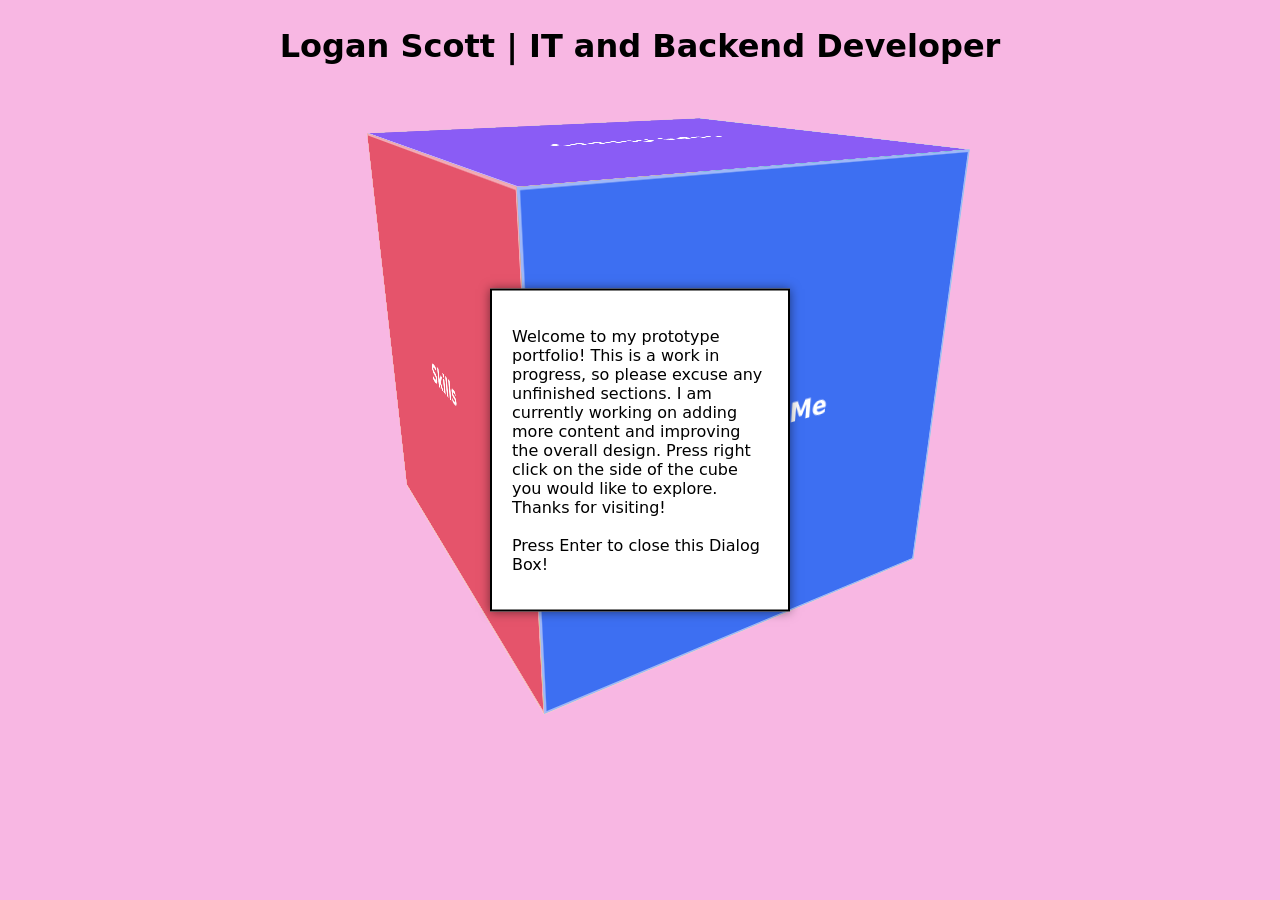
<file: index.html>
<!DOCTYPE html>
<html lang="en">
<head>
  <meta charset="UTF-8">
  <meta name="viewport" content="width=device-width, initial-scale=1">
  <title>Logan Scott | IT and Backend Developer</title>
  <link rel="stylesheet" href="FrontPage/PortfolioCSS.css">
</head>
<body>
    <div class="header">
        <h1>Logan Scott | IT and Backend Developer</h1>
    </div>


  <br><br>


  <div class="scene">
    <div class="box">
      <div class="face front">About Me</div>
      <div class="face back">Resume</div>
      <div class="face right">Past Projects</div>
      <div class="face left">Skills</div>
      <div class="face top">Coming Soon</div>
      <div class="face bottom">Coming Soon</div>
    </div>
  </div>
  <br><br><br><br><br><br><p id="output"></p><br><br><br><br><br><br><br><br><br>
  <script src="FrontPage/PortfolioScript.js"></script>

<div class="popup">
  
  <p>Welcome to my prototype portfolio! This is a work in progress, so please excuse any unfinished sections. I am currently working on adding more content and improving the overall design.
     Press right click on the side of the cube you would like to explore. Thanks for visiting! 
    <br><br> Press Enter to close this Dialog Box!</p>
</div>
<div class="paperspleaselink">
  <a href="https://theguild123.github.io/AMAssets/papersplease.html" target="_blank">Secret unfinished prototype!</a>
  </div>
</body>
</html>
</file>
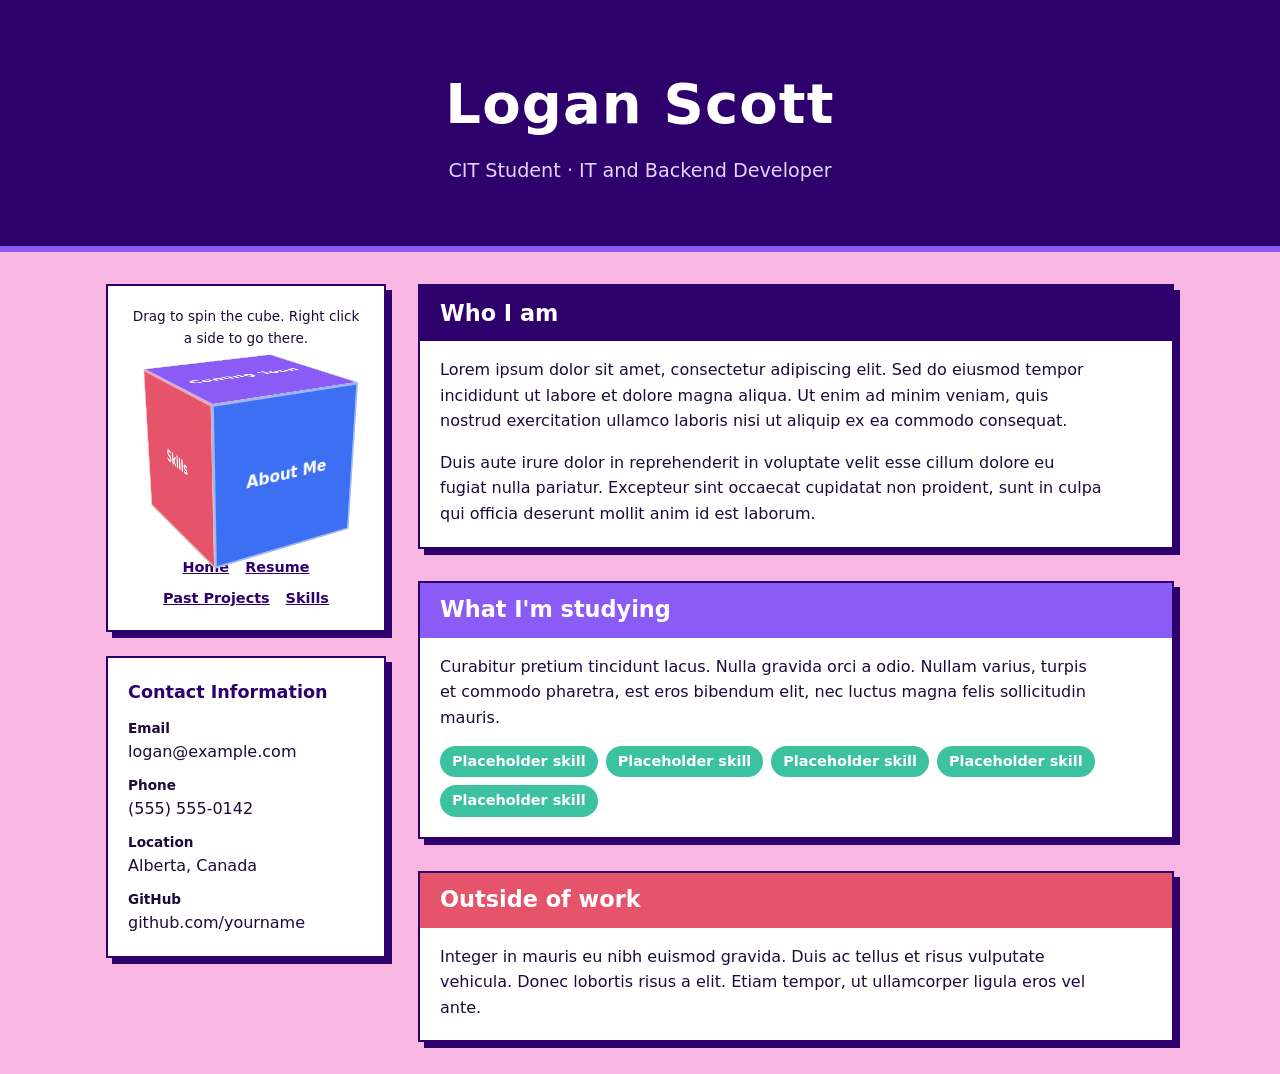
<file: aboutme/aboutme.html>
<!DOCTYPE html>
<html lang="en">
<head>
  <meta charset="UTF-8">
  <meta name="viewport" content="width=device-width, initial-scale=1">
  <title>About Me | Logan Scott</title>
  <link rel="stylesheet" href="aboutme.css">
</head>
<body>

  <header class="header">
    <h1>Logan Scott</h1>
    <p>CIT Student · IT and Backend Developer</p>
  </header>

  <div class="layout">

    <aside class="sidebar">
      <div class="nav-card">
        <p class="nav-hint">Drag to spin the cube. Right click a side to go there.</p>

        <div class="scene" id="scene">
          <div class="box" id="box">
            <div class="face front"  data-href="">About Me</div>
            <div class="face back"   data-href="../resume/resume.html">Resume</div>
            <div class="face right"  data-href="../pastprojects/pastprojects.html">Past Projects</div>
            <div class="face left"   data-href="../skills/skills.html">Skills</div>
            <div class="face top"    data-href="">Coming Soon</div>
            <div class="face bottom" data-href="">Coming Soon</div>
          </div>
        </div>

        <nav class="text-nav" aria-label="Page links">
          <a href="../index.html">Home</a>
          <a href="../resume/resume.html">Resume</a>
          <a href="../pastprojects/pastprojects.html">Past Projects</a>
          <a href="../skills/skills.html">Skills</a>
        </nav>
      </div>

      <div class="contact">
        <h2 class="listheader">Contact Information</h2>
        <dl>
          <dt>Email</dt><dd>logan@example.com</dd>
          <dt>Phone</dt><dd>(555) 555-0142</dd>
          <dt>Location</dt><dd>Alberta, Canada</dd>
          <dt>GitHub</dt><dd>github.com/yourname</dd>
        </dl>
      </div>
    </aside>

    <main class="content">

      <section class="panel">
        <h2>Who I am</h2>
        <p>Lorem ipsum dolor sit amet, consectetur adipiscing elit. Sed do eiusmod tempor incididunt ut labore et dolore magna aliqua. Ut enim ad minim veniam, quis nostrud exercitation ullamco laboris nisi ut aliquip ex ea commodo consequat.</p>
        <p>Duis aute irure dolor in reprehenderit in voluptate velit esse cillum dolore eu fugiat nulla pariatur. Excepteur sint occaecat cupidatat non proident, sunt in culpa qui officia deserunt mollit anim id est laborum.</p>
      </section>

      <section class="panel">
        <h2>What I'm studying</h2>
        <p>Curabitur pretium tincidunt lacus. Nulla gravida orci a odio. Nullam varius, turpis et commodo pharetra, est eros bibendum elit, nec luctus magna felis sollicitudin mauris.</p>
        <ul class="chips">
          <li>Placeholder skill</li>
          <li>Placeholder skill</li>
          <li>Placeholder skill</li>
          <li>Placeholder skill</li>
          <li>Placeholder skill</li>
        </ul>
      </section>

      <section class="panel">
        <h2>Outside of work</h2>
        <p>Integer in mauris eu nibh euismod gravida. Duis ac tellus et risus vulputate vehicula. Donec lobortis risus a elit. Etiam tempor, ut ullamcorper ligula eros vel ante.</p>
      </section>

    </main>
  </div>

  <script src="aboutme.js"></script>
</body>
</html>
</file>
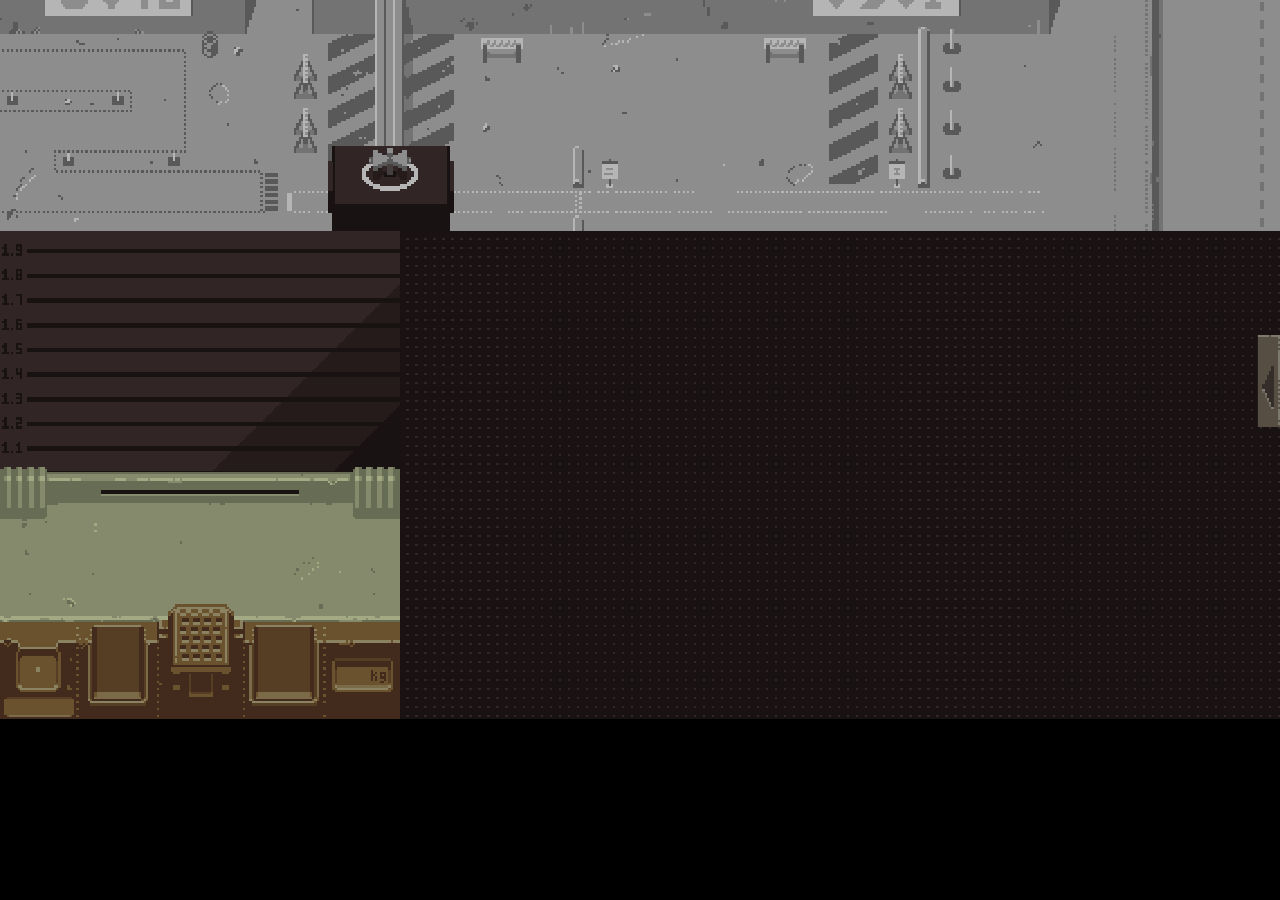
<file: AMAssets/papersplease.html>
<!DOCTYPE html>
<html lang="en">
<head>
  <meta charset="UTF-8">
  <meta name="viewport" content="width=device-width, initial-scale=1">
  <title>Logan Scott | About Me</title>
  <link rel="stylesheet" href="AM.css">
</head>
<body>
  <div class="stage">

    <div class="border">
      <img src="UpperTerminal.png" alt="Upper Terminal">

   
      <button class="booth-item" id="boothItem" type="button"
              aria-pressed="true" aria-controls="me" aria-label="Toggle highlight">
        <img class="on"  src="boothhighlight.png"   alt="">
        <img class="off" src="boothnohighlight.png" alt="">
      </button>
    </div>

    <div class="front">
      <img class="booth" src="Booth.png" alt="Booth">
    <img class="me" id="me" src="Me.png" alt="Logan Scott" hidden>
      <img class="desk" src="FrontDesk.png" alt="Desk">

      <!-- Passport: hidden until the terminal button is clicked.
           The small one shows on the counter, the large one on the big table. -->
      <div class="passport" id="passport" hidden>
        <img class="passport-small" src="Passportsmall.png" alt="Passport" draggable="false">
        <img class="passport-large" src="Passport.png" alt="Passport, open" draggable="false">
      </div>


      <div class="stamp-tray">
        <div class="carriage" id="carriage">
          <img class="holder" src="stampholder.png" alt="">
          <img class="stamp stamp-approved" src="ApprovedStamp.png" alt="Approved stamp">
          <img class="stamp stamp-denied" src="DenyStamp.png" alt="Denied stamp">
          <img class="stamp stamptop-approved" src="StampTop.png" alt="Approved stamp top">
          <img class="stamp stamptop-denied" src="StampTop.png" alt="Denied stamp top">
          <button class="carriage-edge" id="carriageEdge" type="button"
                  aria-expanded="false" aria-controls="carriage"
                  aria-label="Pull out the stamp carriage"></button>
        </div>
      </div>
    </div>



  </div>
  <script src="AM.js"></script>
</body>
</html>
</file>
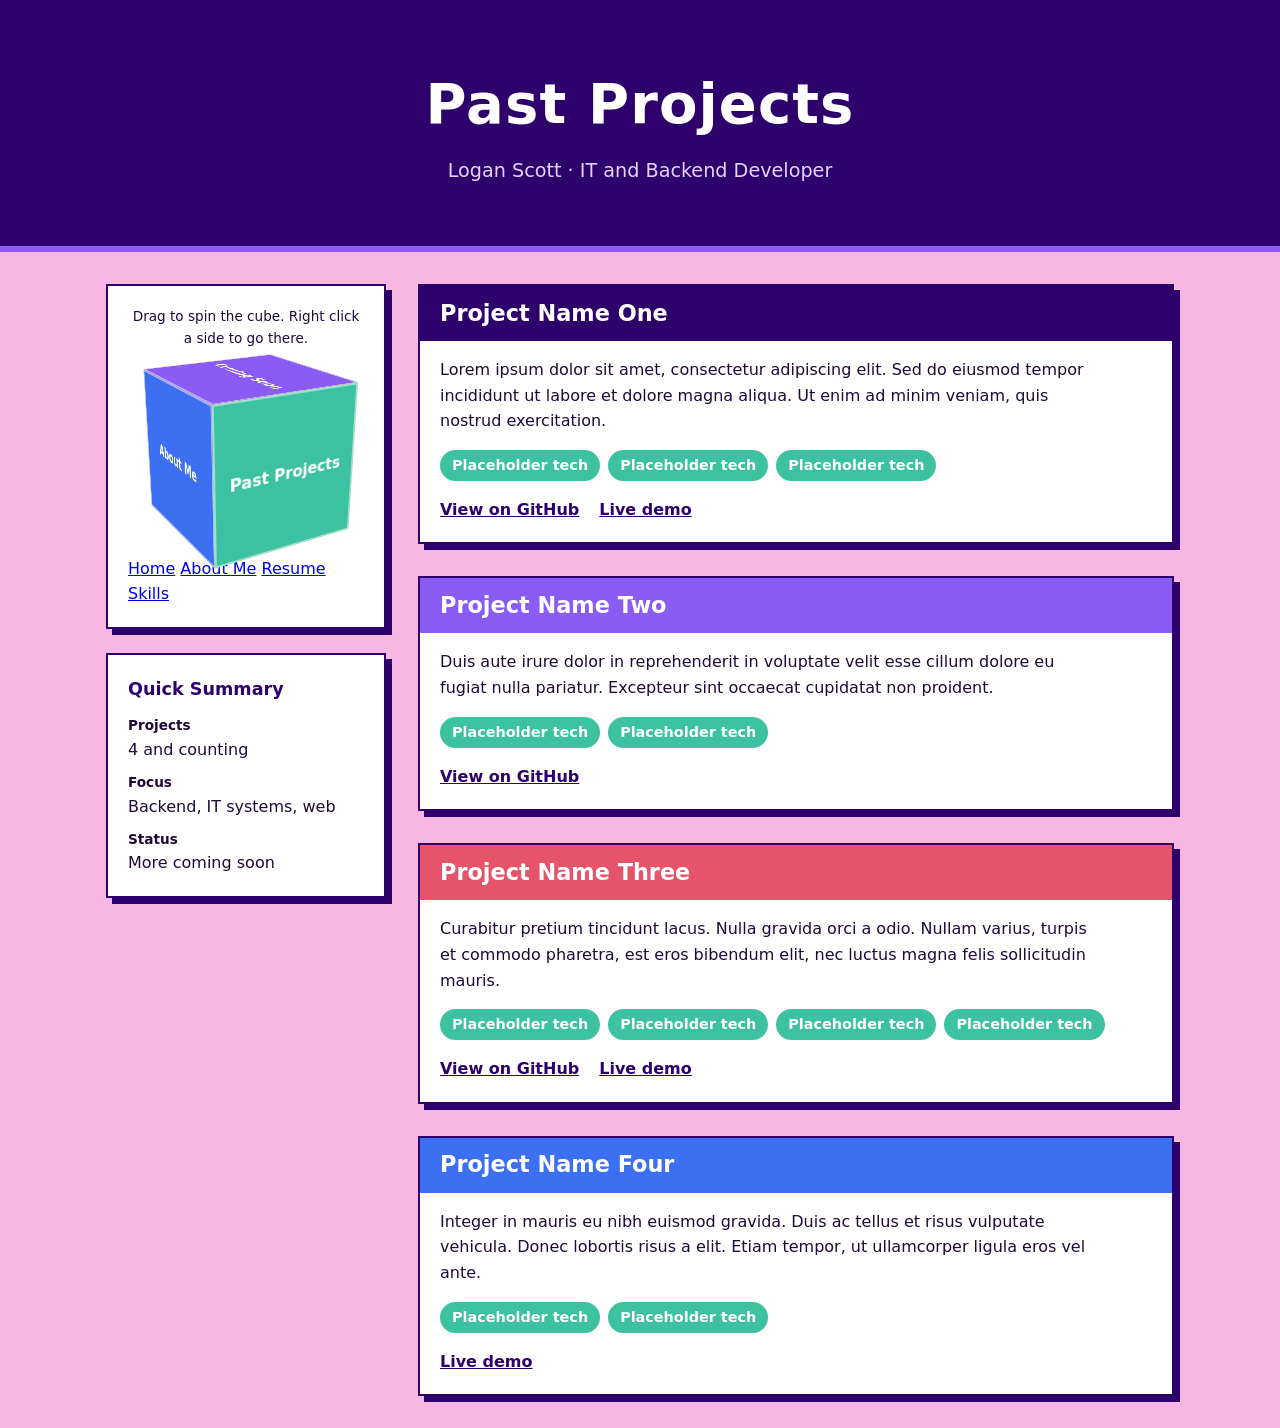
<file: pastprojects/pastprojects.html>
<!DOCTYPE html>
<html lang="en">
<head>
  <meta charset="UTF-8">
  <meta name="viewport" content="width=device-width, initial-scale=1">
  <title>Past Projects | Logan Scott</title>
  <link rel="stylesheet" href="pastprojects.css">
</head>
<body>

  <header class="header">
    <h1>Past Projects</h1>
    <p>Logan Scott · IT and Backend Developer</p>
  </header>

  <div class="layout">

    <aside class="sidebar">
      <div class="nav-card">
        <p class="nav-hint">Drag to spin the cube. Right click a side to go there.</p>

        <div class="scene" id="scene">
          <div class="box" id="box">
            <div class="face front"  data-href="../aboutme/aboutme.html">About Me</div>
            <div class="face back"   data-href="../resume/resume.html">Resume</div>
            <div class="face right"  data-href="">Past Projects</div>
            <div class="face left"   data-href="../skills/skills.html">Skills</div>
            <div class="face top"    data-href="">Coming Soon</div>
            <div class="face bottom" data-href="">Coming Soon</div>
          </div>
        </div>

        <nav class="text-nav" aria-label="Page links">
          <a href="../index.html">Home</a>
          <a href="../aboutme/aboutme.html">About Me</a>
          <a href="../resume/resume.html">Resume</a>
          <a href="../skills/skills.html">Skills</a>
        </nav>
      </div>

      <div class="contact">
        <h2 class="listheader">Quick Summary</h2>
        <dl>
          <dt>Projects</dt><dd>4 and counting</dd>
          <dt>Focus</dt><dd>Backend, IT systems, web</dd>
          <dt>Status</dt><dd>More coming soon</dd>
        </dl>
      </div>
    </aside>

    <main class="content">

      <article class="panel">
        <h2>Project Name One</h2>
        <p>Lorem ipsum dolor sit amet, consectetur adipiscing elit. Sed do eiusmod tempor incididunt ut labore et dolore magna aliqua. Ut enim ad minim veniam, quis nostrud exercitation.</p>
        <ul class="chips">
          <li>Placeholder tech</li>
          <li>Placeholder tech</li>
          <li>Placeholder tech</li>
        </ul>
        <p class="links"><a href="#">View on GitHub</a> <a href="#">Live demo</a></p>
      </article>

      <article class="panel">
        <h2>Project Name Two</h2>
        <p>Duis aute irure dolor in reprehenderit in voluptate velit esse cillum dolore eu fugiat nulla pariatur. Excepteur sint occaecat cupidatat non proident.</p>
        <ul class="chips">
          <li>Placeholder tech</li>
          <li>Placeholder tech</li>
        </ul>
        <p class="links"><a href="#">View on GitHub</a></p>
      </article>

      <article class="panel">
        <h2>Project Name Three</h2>
        <p>Curabitur pretium tincidunt lacus. Nulla gravida orci a odio. Nullam varius, turpis et commodo pharetra, est eros bibendum elit, nec luctus magna felis sollicitudin mauris.</p>
        <ul class="chips">
          <li>Placeholder tech</li>
          <li>Placeholder tech</li>
          <li>Placeholder tech</li>
          <li>Placeholder tech</li>
        </ul>
        <p class="links"><a href="#">View on GitHub</a> <a href="#">Live demo</a></p>
      </article>

      <article class="panel">
        <h2>Project Name Four</h2>
        <p>Integer in mauris eu nibh euismod gravida. Duis ac tellus et risus vulputate vehicula. Donec lobortis risus a elit. Etiam tempor, ut ullamcorper ligula eros vel ante.</p>
        <ul class="chips">
          <li>Placeholder tech</li>
          <li>Placeholder tech</li>
        </ul>
        <p class="links"><a href="#">Live demo</a></p>
      </article>

    </main>
  </div>

  <script src="pastprojects.js"></script>
</body>
</html>
</file>
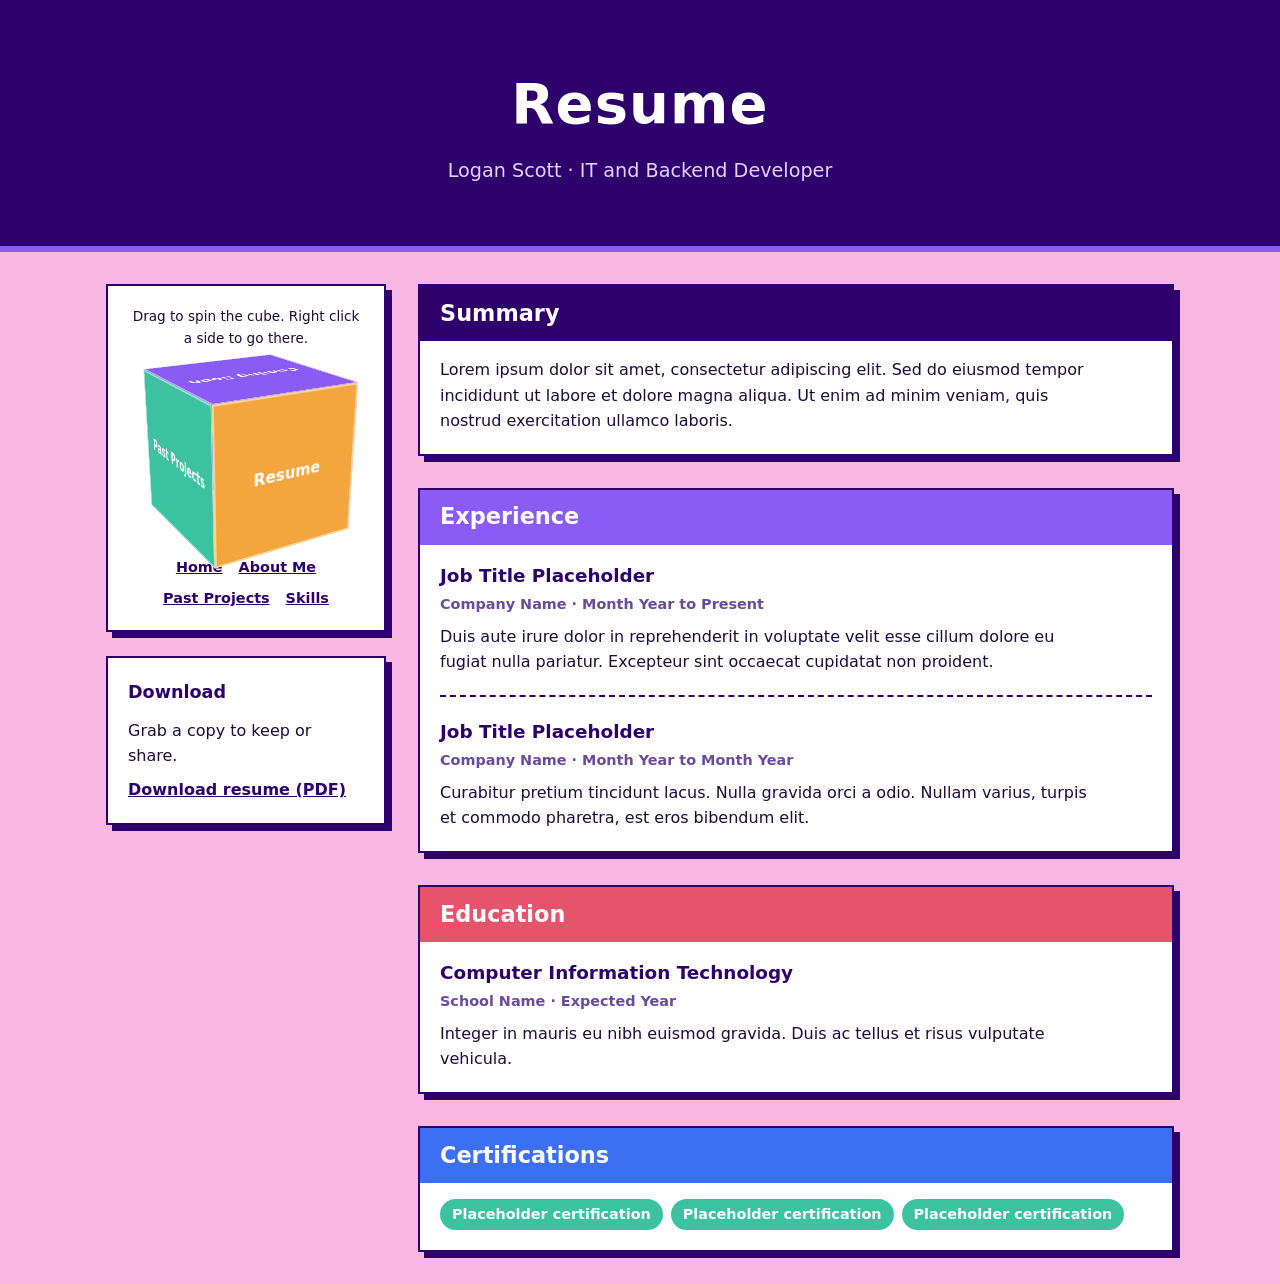
<file: resume/resume.html>
<!DOCTYPE html>
<html lang="en">
<head>
  <meta charset="UTF-8">
  <meta name="viewport" content="width=device-width, initial-scale=1">
  <title>Resume | Logan Scott</title>
  <link rel="stylesheet" href="resume.css">
</head>
<body>

  <header class="header">
    <h1>Resume</h1>
    <p>Logan Scott · IT and Backend Developer</p>
  </header>

  <div class="layout">

    <aside class="sidebar">
      <div class="nav-card">
        <p class="nav-hint">Drag to spin the cube. Right click a side to go there.</p>

        <div class="scene" id="scene">
          <div class="box" id="box">
            <div class="face front"  data-href="../aboutme/aboutme.html">About Me</div>
            <div class="face back"   data-href="">Resume</div>
            <div class="face right"  data-href="../pastprojects/pastprojects.html">Past Projects</div>
            <div class="face left"   data-href="../skills/skills.html">Skills</div>
            <div class="face top"    data-href="">Coming Soon</div>
            <div class="face bottom" data-href="">Coming Soon</div>
          </div>
        </div>

        <nav class="text-nav" aria-label="Page links">
          <a href="../index.html">Home</a>
          <a href="../aboutme/aboutme.html">About Me</a>
          <a href="../pastprojects/pastprojects.html">Past Projects</a>
          <a href="../skills/skills.html">Skills</a>
        </nav>
      </div>

      <div class="contact">
        <h2 class="listheader">Download</h2>
        <p class="download-text">Grab a copy to keep or share.</p>
        <p class="links"><a href="#">Download resume (PDF)</a></p>
      </div>
    </aside>

    <main class="content">

      <section class="panel">
        <h2>Summary</h2>
        <p>Lorem ipsum dolor sit amet, consectetur adipiscing elit. Sed do eiusmod tempor incididunt ut labore et dolore magna aliqua. Ut enim ad minim veniam, quis nostrud exercitation ullamco laboris.</p>
      </section>

      <section class="panel">
        <h2>Experience</h2>
        <div class="entry">
          <h3>Job Title Placeholder</h3>
          <p class="meta">Company Name · Month Year to Present</p>
          <p>Duis aute irure dolor in reprehenderit in voluptate velit esse cillum dolore eu fugiat nulla pariatur. Excepteur sint occaecat cupidatat non proident.</p>
        </div>
        <div class="entry">
          <h3>Job Title Placeholder</h3>
          <p class="meta">Company Name · Month Year to Month Year</p>
          <p>Curabitur pretium tincidunt lacus. Nulla gravida orci a odio. Nullam varius, turpis et commodo pharetra, est eros bibendum elit.</p>
        </div>
      </section>

      <section class="panel">
        <h2>Education</h2>
        <div class="entry">
          <h3>Computer Information Technology</h3>
          <p class="meta">School Name · Expected Year</p>
          <p>Integer in mauris eu nibh euismod gravida. Duis ac tellus et risus vulputate vehicula.</p>
        </div>
      </section>

      <section class="panel">
        <h2>Certifications</h2>
        <ul class="chips">
          <li>Placeholder certification</li>
          <li>Placeholder certification</li>
          <li>Placeholder certification</li>
        </ul>
      </section>

    </main>
  </div>

  <script src="resume.js"></script>
</body>
</html>
</file>
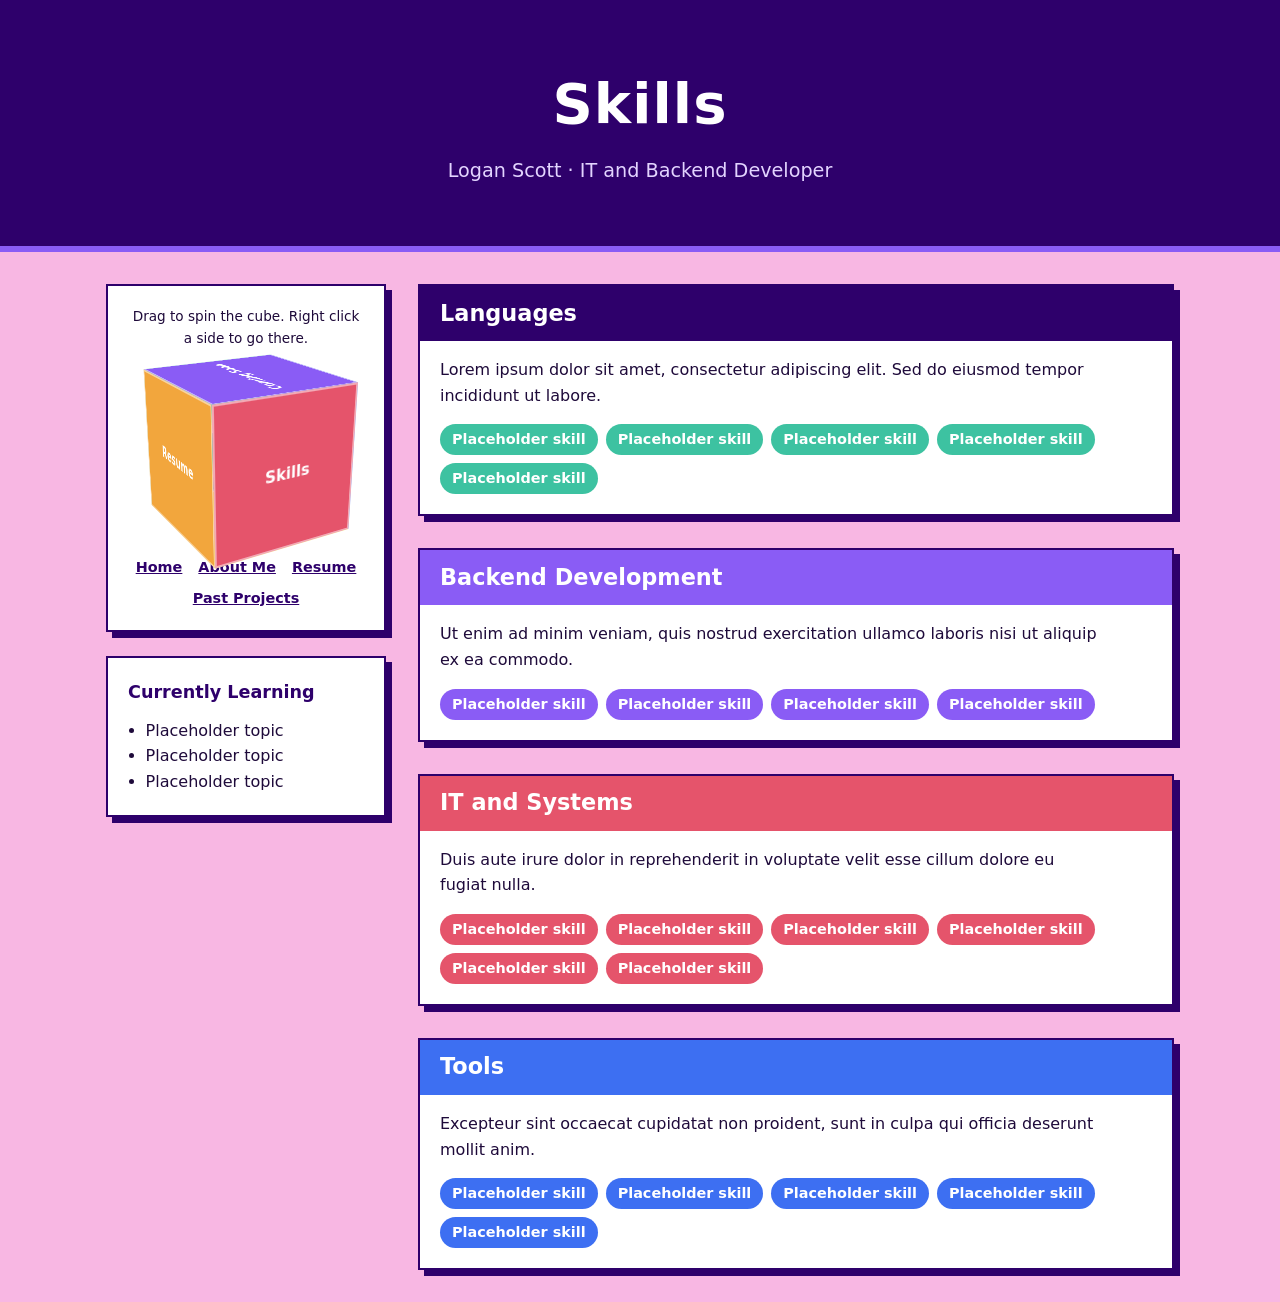
<file: skills/skills.html>
<!DOCTYPE html>
<html lang="en">
<head>
  <meta charset="UTF-8">
  <meta name="viewport" content="width=device-width, initial-scale=1">
  <title>Skills | Logan Scott</title>
  <link rel="stylesheet" href="skills.css">
</head>
<body>

  <header class="header">
    <h1>Skills</h1>
    <p>Logan Scott · IT and Backend Developer</p>
  </header>

  <div class="layout">

    <aside class="sidebar">
      <div class="nav-card">
        <p class="nav-hint">Drag to spin the cube. Right click a side to go there.</p>

        <div class="scene" id="scene">
          <div class="box" id="box">
            <div class="face front"  data-href="../aboutme/aboutme.html">About Me</div>
            <div class="face back"   data-href="../resume/resume.html">Resume</div>
            <div class="face right"  data-href="../pastprojects/pastprojects.html">Past Projects</div>
            <div class="face left"   data-href="">Skills</div>
            <div class="face top"    data-href="">Coming Soon</div>
            <div class="face bottom" data-href="">Coming Soon</div>
          </div>
        </div>

        <nav class="text-nav" aria-label="Page links">
          <a href="../index.html">Home</a>
          <a href="../aboutme/aboutme.html">About Me</a>
          <a href="../resume/resume.html">Resume</a>
          <a href="../pastprojects/pastprojects.html">Past Projects</a>
        </nav>
      </div>

      <div class="contact">
        <h2 class="listheader">Currently Learning</h2>
        <ul>
          <li>Placeholder topic</li>
          <li>Placeholder topic</li>
          <li>Placeholder topic</li>
        </ul>
      </div>
    </aside>

    <main class="content">

      <section class="panel">
        <h2>Languages</h2>
        <p>Lorem ipsum dolor sit amet, consectetur adipiscing elit. Sed do eiusmod tempor incididunt ut labore.</p>
        <ul class="chips">
          <li>Placeholder skill</li>
          <li>Placeholder skill</li>
          <li>Placeholder skill</li>
          <li>Placeholder skill</li>
          <li>Placeholder skill</li>
        </ul>
      </section>

      <section class="panel">
        <h2>Backend Development</h2>
        <p>Ut enim ad minim veniam, quis nostrud exercitation ullamco laboris nisi ut aliquip ex ea commodo.</p>
        <ul class="chips">
          <li>Placeholder skill</li>
          <li>Placeholder skill</li>
          <li>Placeholder skill</li>
          <li>Placeholder skill</li>
        </ul>
      </section>

      <section class="panel">
        <h2>IT and Systems</h2>
        <p>Duis aute irure dolor in reprehenderit in voluptate velit esse cillum dolore eu fugiat nulla.</p>
        <ul class="chips">
          <li>Placeholder skill</li>
          <li>Placeholder skill</li>
          <li>Placeholder skill</li>
          <li>Placeholder skill</li>
          <li>Placeholder skill</li>
          <li>Placeholder skill</li>
        </ul>
      </section>

      <section class="panel">
        <h2>Tools</h2>
        <p>Excepteur sint occaecat cupidatat non proident, sunt in culpa qui officia deserunt mollit anim.</p>
        <ul class="chips">
          <li>Placeholder skill</li>
          <li>Placeholder skill</li>
          <li>Placeholder skill</li>
          <li>Placeholder skill</li>
          <li>Placeholder skill</li>
        </ul>
      </section>

    </main>
  </div>

  <script src="skills.js"></script>
</body>
</html>
</file>
<file: FrontPage/PortfolioCSS.css>
:root {
  --box-size: 400px;
  --half: calc(var(--box-size) / 2);
  --bg: #f8b7e3;
  --face-a: #3d6ff2;
  --face-b: #f2a63d;
  --face-c: #3dc2a1;
  --face-d: #e5546b;
  --face-e: #8a5cf5;
  --face-f: #f2e63d;
}
@font-face {
  font-family: "PapersPlease";
  src: url("AGITPM__.TTF") format("truetype");
}
* {
  box-sizing: border-box;
}

html,




body {
  height: 100%;
  margin: 0;
}

body {
  display: grid;
  place-items: center;
  background: var(--bg);
  font-family: system-ui, sans-serif;
}
.selection {

  height: 200px;
  width: 400px;
  display: flex;
  justify-content: center;
  border: 2px solid rgb(233, 65, 255);
  background-image: url(AboutMePapersPlease.png) ;
  background-size: contain;
  background-repeat: no-repeat;
}

.scene {
  width: var(--box-size);
  height: var(--box-size);
  perspective: 800px;
  cursor: grab;
  touch-action: none;
  user-select: none;
  -webkit-user-select: none;
}

.scene.dragging {
  cursor: grabbing;
}


.box {
  position: relative;
  width: 100%;
  height: 100%;
  transform-style: preserve-3d;
  transform: rotateX(var(--rx, -20deg)) rotateY(var(--ry, 30deg));
}

.face {
  position: absolute;
  inset: 0;
  display: grid;
  place-items: center;
  font-size: 1.5rem;
  font-weight: 600;
  color: #fff;
  border: 2px solid rgba(255, 255, 255, 0.5);
  opacity: 1;
}

.front  { background: var(--face-a); transform: rotateY(0deg)   translateZ(var(--half)); }
.back   { background: var(--face-b); transform: rotateY(180deg) translateZ(var(--half)); }
.right  { background: var(--face-c); transform: rotateY(90deg)  translateZ(var(--half)); }
.left   { background: var(--face-d); transform: rotateY(-90deg) translateZ(var(--half)); }
.top    { background: var(--face-e); transform: rotateX(90deg)  translateZ(var(--half)); }
.bottom { background: var(--face-f); transform: rotateX(-90deg) translateZ(var(--half)); }

.popup {
  position: fixed;
  top: 50%;
  left: 50%;
  transform: translate(-50%, -50%);
  width: 300px;
  padding: 20px;
  background-color: #fff;
  border: 2px solid #000;
  box-shadow: 0px 0px 10px rgba(0, 0, 0, 0.5);
  display: block; 
}

.paperspleaselink {
  position: fixed;
  bottom: 20px;
  right: 20px;
  background-color: #fff;
  padding: 10px;
  border: 2px solid #000;
  box-shadow: 0px 0px 10px rgba(0, 0, 0, 0.5);
  display: none; 
}
</file>
<file: aboutme/aboutme.css>
:root {
  --box-size: 150px;
  --half: calc(var(--box-size) / 2);
  --bg: #f8b7e3;
  --ink: #1e0a3a;
  --purple: #2e006b;
  --face-a: #3d6ff2;
  --face-b: #f2a63d;
  --face-c: #3dc2a1;
  --face-d: #e5546b;
  --face-e: #8a5cf5;
  --face-f: #f2e63d;
}

* { box-sizing: border-box; }

html, body { margin: 0; }

body {
  background: var(--bg);
  color: var(--ink);
  font-family: system-ui, sans-serif;
  line-height: 1.6;
}

.header {
  min-height: 28vh;
  display: flex;
  flex-direction: column;
  justify-content: center;
  align-items: center;
  text-align: center;
  background: var(--purple);
  color: #fff;
  padding: 2rem 1rem;
  border-bottom: 6px solid var(--face-e);
}
.header h1 {
  margin: 0;
  font-size: clamp(2rem, 6vw, 3.5rem);
  letter-spacing: 0.02em;
}
.header p {
  margin: 0.5rem 0 0;
  font-size: 1.2rem;
  color: #e3d4ff;
}

.layout {
  display: grid;
  grid-template-columns: 280px 1fr;
  gap: 2rem;
  max-width: 1100px;
  margin: 2rem auto;
  padding: 0 1rem;
  align-items: start;
}

.sidebar {
  position: sticky;
  top: 1rem;
  display: grid;
  gap: 1.5rem;
}

.nav-card,
.contact,
.panel {
  background: #fff;
  border: 2px solid var(--purple);
  box-shadow: 6px 6px 0 var(--purple);
  padding: 1.25rem;
}

.nav-hint {
  margin: 0 0 1rem;
  font-size: 0.85rem;
  text-align: center;
}

.scene {
  width: var(--box-size);
  height: var(--box-size);
  margin: 1.5rem auto 2rem;
  perspective: 600px;
  cursor: grab;
  touch-action: none;
  user-select: none;
  -webkit-user-select: none;
}
.scene.dragging { cursor: grabbing; }

.box {
  position: relative;
  width: 100%;
  height: 100%;
  transform-style: preserve-3d;
  transform: rotateX(var(--rx, -20deg)) rotateY(var(--ry, 30deg));
}
.box.snap { transition: transform 0.6s cubic-bezier(0.4, 0, 0.2, 1); }

.face {
  position: absolute;
  inset: 0;
  display: grid;
  place-items: center;
  text-align: center;
  padding: 0.5rem;
  font-size: 1rem;
  font-weight: 600;
  color: #fff;
  border: 2px solid rgba(255, 255, 255, 0.5);
}
.front  { background: var(--face-a); transform: rotateY(0deg)   translateZ(var(--half)); }
.back   { background: var(--face-b); transform: rotateY(180deg) translateZ(var(--half)); }
.right  { background: var(--face-c); transform: rotateY(90deg)  translateZ(var(--half)); }
.left   { background: var(--face-d); transform: rotateY(-90deg) translateZ(var(--half)); }
.top    { background: var(--face-e); transform: rotateX(90deg)  translateZ(var(--half)); }
.bottom { background: var(--face-f); color: var(--ink); transform: rotateX(-90deg) translateZ(var(--half)); }

.text-nav {
  display: flex;
  flex-wrap: wrap;
  justify-content: center;
  gap: 0.5rem 1rem;
  font-size: 0.9rem;
}
.text-nav a { color: var(--purple); font-weight: 600; }
.text-nav a:hover { color: var(--face-d); }
.text-nav a:focus-visible { outline: 3px solid var(--face-a); outline-offset: 2px; }

.listheader {
  margin: 0 0 0.75rem;
  font-size: 1.1rem;
  color: var(--purple);
}
.contact dl { margin: 0; }
.contact dt { font-weight: 700; font-size: 0.85rem; margin-top: 0.6rem; }
.contact dd { margin: 0; word-break: break-word; }

.content { display: grid; gap: 2rem; }

.panel h2 {
  margin: -1.25rem -1.25rem 1rem;
  padding: 0.6rem 1.25rem;
  background: var(--purple);
  color: #fff;
  font-size: 1.4rem;
}
.panel:nth-child(4n+2) h2 { background: var(--face-e); }
.panel:nth-child(4n+3) h2 { background: var(--face-d); }
.panel:nth-child(4n+4) h2 { background: var(--face-a); }
.panel p { max-width: 65ch; margin: 0 0 1rem; }
.panel p:last-child { margin-bottom: 0; }

.chips {
  list-style: none;
  display: flex;
  flex-wrap: wrap;
  gap: 0.5rem;
  margin: 1rem 0 0;
  padding: 0;
}
.chips li {
  padding: 0.25rem 0.75rem;
  background: var(--face-c);
  color: #fff;
  font-weight: 600;
  font-size: 0.9rem;
  border-radius: 999px;
}

@media (max-width: 760px) {
  .layout { grid-template-columns: 1fr; }
  .sidebar { position: static; }
}

@media (prefers-reduced-motion: reduce) {
  .box.snap { transition: none; }
}
</file>
<file: AMAssets/AM.css>
body
{
    background-color: #000000;
    margin: 0;
}

/*
  The stage is one column that all the art hangs from.
  UpperTerminal.png and FrontDesk.png are both 570px wide, so they
  stack exactly. Everything inside is sized in % of the stage, so the
  pieces stay lined up at any size.
*/
.stage
{
    width: 100%;
    max-width: 1710px;      /* 570px x 3. Raise or lower to taste */
    margin: 0 auto;
    container-type: inline-size;   /* lets children use cqw units */
}

.stage img
{
    display: block;         /* removes the small gap images get under them */
    image-rendering: pixelated;  /* keeps pixel art crisp when scaled */
}

.border img,
.desk
{
    width: 100%;
}

/* The front section holds the desk and the booth behind it */
.front
{
    --px: calc(100cqw / 570);   /* one pixel of the 570px art at the current size */

    position: relative;
}

/*
  FrontDesk.png has a transparent window in its top-left corner,
  178px wide (178 / 570 = 31.23%). The booth sits behind the desk
  in that window, so it is pinned to the top-left corner.
*/
.booth
{
    position: absolute;
    top: 0;
    left: 0;
    width: 31.2281%;
    z-index: 1;
}

/* The desk sits on top so the booth shows only through the window */
.desk
{
    position: relative;
    z-index: 3;
}

/* The terminal is the positioning parent for the clickable item */
.border
{
    position: relative;
}

/*
  The clickable item sits on the brown square in UpperTerminal.png.
  The square's top-left corner is at x = 146px, y = 65px in the 570 x 103
  art, and the item art is 56 x 38px, so everything is a percent of the
  terminal: 146 / 570, 65 / 103, 56 / 570.

  To nudge it, change --item-x and --item-y.
*/
.booth-item
{
    --item-x: 25.6140%;   /* 146 / 570 */
    --item-y: 63.1068%;   /* 65 / 103 */

    position: absolute;
    left: var(--item-x);
    top: var(--item-y);
    width: 9.8246%;       /* 56 / 570 */
    padding: 0;
    border: 0;
    background: none;
    cursor: pointer;
}

.booth-item img
{
    width: 100%;
}

/* Both images are stacked in the button; only one is shown at a time */
.booth-item .off
{
    display: none;
}

.booth-item[aria-pressed="false"] .on
{
    display: none;
}

.booth-item[aria-pressed="false"] .off
{
    display: block;
}

.booth-item:focus-visible
{
    outline: 2px solid #ffffff;
    outline-offset: 2px;
}

.booth-item:disabled
{
    cursor: default;
}

/*
  Me.png is 150 x 120 and is drawn at its own size (scaled with --px, so
  it is never stretched). The figure inside the art runs from x = 23 to 140,
  so left: 7 puts the figure's middle on the middle of the 178px window.
  The window shows the top 106px, so the bottom of the figure tucks
  behind the desk.
*/
.me
{
    position: absolute;
    top: calc(0 * var(--px));
    left: calc(7 * var(--px));
    width: calc(150 * var(--px));
    z-index: 1;
}

.me[hidden]
{
    display: none;
}

/*
  PASSPORT
  Sizes and position are set by AM.js through --w, --h, --x and --y,
  all in pixels of the 570px art. The passport sits above the desk (z 3)
  but below the stamp tray (z 4), and above everything while it is held (z 5).
*/
.passport
{
    --w: 60;    /* defaults only; AM.js takes over */
    --h: 80;
    --x: 59;
    --y: 93;

    position: absolute;
    left: calc(var(--x) * var(--px));
    top: calc(var(--y) * var(--px));
    width: calc(var(--w) * var(--px));
    height: calc(var(--h) * var(--px));
    z-index: 3;
    cursor: grab;
    touch-action: none;           /* a finger drag moves the passport, not the page */
    user-select: none;
    -webkit-user-select: none;
    animation: passport-in 0.35s ease-out;
}

/* Smooth snap when it is let go (never while it is being dragged) */
.passport:not(.dragging)
{
    transition: left 0.18s ease-out, top 0.18s ease-out;
}

.passport.dragging
{
    z-index: 5;
    cursor: grabbing;
}

.passport[hidden]
{
    display: none;
}

.passport img
{
    
    -webkit-user-drag: none;
}

/* Only one version shows at a time: small on the counter, large on the table */
.passport .passport-large
{
    display: none;
    width: 100%;
    height: 100%;
}

.passport[data-mode="large"] .passport-small
{
    display: none;
    width: 50%;
    height: 50%;
}

.passport[data-mode="large"] .passport-large
{
    display: block;
}

@keyframes passport-in
{
    from { opacity: 0; }
    to   { opacity: 1; }
}

/*
  STAMP CARRIAGE
  --px is one pixel of the original 570px-wide art, at the current size.
  Write any measurement from the art as calc(N * var(--px)).
*/
.stamp-tray
{
    --px: calc(100cqw / 570);

    position: absolute;
    left: calc(178 * var(--px));   /* starts at the edge of the booth window */
    top: 0;
    width: calc(392 * var(--px));  /* runs to the right edge of the stage */
    height: 100%;
    overflow: hidden;              /* hides the part of the carriage that is slid in */
    z-index: 4;                    /* above the desk */
    pointer-events: none;          /* the tray itself never blocks clicks */
}

.carriage
{
    --extended-x: 122;     /* carriage left edge when slid out, from the tray's left (570 art px) */
    --slide: 260;         /* how far it sits to the right when slid in */
    --carriage-y: 40;     /* distance from the top of the desk section */

    position: absolute;
    left: calc(var(--extended-x) * var(--px));
    top: calc(var(--carriage-y) * var(--px));
    width: calc(280 * var(--px));
    height: calc(71 * var(--px));  /* holder is 47 tall, stamps hang to 71 */
    transform: translateX(calc(var(--slide) * var(--px)));
    transition: transform 0.6s ease;
}

.carriage.open
{
    transform: translateX(0);
}

.carriage img
{
    position: absolute;
    left: 0;
    top: 0;
}

.holder
{
    width: calc(280 * var(--px));
}

/* Both stamps are 75 x 65 and fill the two 75px gaps in the holder */
.carriage .stamp
{
    width: calc(75 * var(--px));
    top: calc(6 * var(--px));   /* lines up with the top of the rail */
}

.carriage .stamp-approved
{
    left: calc(40 * var(--px));
}

/* StampTop.png is 27 x 34, lifted 10px (art) above the stamp body */
.carriage .stamptop-approved
{
    left: calc(65 * var(--px));
    width: calc(27 * var(--px));
    transform: translateY(calc(-10 * var(--px)));
}

.carriage .stamptop-denied
{
    left: calc(185 * var(--px));
    width: calc(27 * var(--px));
    transform: translateY(calc(-10 * var(--px)));
}

.carriage .stamp-denied
{
    left: calc(160 * var(--px));
}

/* The clickable left edge: the 40 x 47 end block with the arrow */
.carriage-edge
{
    position: absolute;
    left: 0;
    top: 0;
    width: calc(40 * var(--px));
    height: calc(47 * var(--px));
    padding: 0;
    border: 0;
    background: none;
    cursor: pointer;
    pointer-events: auto;   /* the one part of the tray that takes clicks */
}

.carriage-edge:focus-visible
{
    outline: 2px solid #ffffff;
    outline-offset: -2px;
}

@media (prefers-reduced-motion: reduce)
{
    .carriage
    {
        transition: none;
    }
}
</file>
<file: pastprojects/pastprojects.css>
:root {
  --box-size: 150px;
  --half: calc(var(--box-size) / 2);
  --bg: #f8b7e3;
  --ink: #1e0a3a;
  --purple: #2e006b;
  --face-a: #3d6ff2;
  --face-b: #f2a63d;
  --face-c: #3dc2a1;
  --face-d: #e5546b;
  --face-e: #8a5cf5;
  --face-f: #f2e63d;
}

* { box-sizing: border-box; }

html, body { margin: 0; }

body {
  background: var(--bg);
  color: var(--ink);
  font-family: system-ui, sans-serif;
  line-height: 1.6;
}


.header {
  min-height: 28vh;
  display: flex;
  flex-direction: column;
  justify-content: center;
  align-items: center;
  text-align: center;
  background: var(--purple);
  color: #fff;
  padding: 2rem 1rem;
  border-bottom: 6px solid var(--face-e);
}
.header h1 {
  margin: 0;
  font-size: clamp(2rem, 6vw, 3.5rem);
  letter-spacing: 0.02em;
}
.header p {
  margin: 0.5rem 0 0;
  font-size: 1.2rem;
  color: #e3d4ff;
}

/* ---------- layout ---------- */
.layout {
  display: grid;
  grid-template-columns: 280px 1fr;
  gap: 2rem;
  max-width: 1100px;
  margin: 2rem auto;
  padding: 0 1rem;
  align-items: start;
}

.sidebar {
  position: sticky;
  top: 1rem;
  display: grid;
  gap: 1.5rem;
}

/* ---------- cube nav ---------- */
.nav-card,
.contact,
.panel {
  background: #fff;
  border: 2px solid var(--purple);
  box-shadow: 6px 6px 0 var(--purple);
  padding: 1.25rem;
}

.nav-hint {
  margin: 0 0 1rem;
  font-size: 0.85rem;
  text-align: center;
}

.scene {
  width: var(--box-size);
  height: var(--box-size);
  margin: 1.5rem auto 2rem;
  perspective: 600px;
  cursor: grab;
  touch-action: none;
  user-select: none;
  -webkit-user-select: none;
}
.scene.dragging { cursor: grabbing; }

.box {
  position: relative;
  width: 100%;
  height: 100%;
  transform-style: preserve-3d;
  transform: rotateX(var(--rx, -20deg)) rotateY(var(--ry, 30deg));
}
.box.snap { transition: transform 0.6s cubic-bezier(0.4, 0, 0.2, 1); }

.face {
  position: absolute;
  inset: 0;
  display: grid;
  place-items: center;
  text-align: center;
  padding: 0.5rem;
  font-size: 1rem;
  font-weight: 600;
  color: #fff;
  border: 2px solid rgba(255, 255, 255, 0.5);
}
.front  { background: var(--face-a); transform: rotateY(0deg)   translateZ(var(--half)); }
.back   { background: var(--face-b); transform: rotateY(180deg) translateZ(var(--half)); }
.right  { background: var(--face-c); transform: rotateY(90deg)  translateZ(var(--half)); }
.left   { background: var(--face-d); transform: rotateY(-90deg) translateZ(var(--half)); }
.top    { background: var(--face-e); transform: rotateX(90deg)  translateZ(var(--half)); }
.bottom { background: var(--face-f); color: var(--ink); transform: rotateX(-90deg) translateZ(var(--half)); }



/* ---------- contact ---------- */
.listheader {
  margin: 0 0 0.75rem;
  font-size: 1.1rem;
  color: var(--purple);
}
.contact dl { margin: 0; }
.contact dt { font-weight: 700; font-size: 0.85rem; margin-top: 0.6rem; }
.contact dd { margin: 0; word-break: break-word; }

/* ---------- main content ---------- */
.content { display: grid; gap: 2rem; }

.panel h2 {
  margin: -1.25rem -1.25rem 1rem;
  padding: 0.6rem 1.25rem;
  background: var(--purple);
  color: #fff;
  font-size: 1.4rem;
}
.panel:nth-child(4n+2) h2 { background: var(--face-e); }
.panel:nth-child(4n+3) h2 { background: var(--face-d); }
.panel:nth-child(4n+4) h2 { background: var(--face-a); }
.panel p { max-width: 65ch; margin: 0 0 1rem; }
.panel p:last-child { margin-bottom: 0; }

.chips {
  list-style: none;
  display: flex;
  flex-wrap: wrap;
  gap: 0.5rem;
  margin: 1rem 0 0;
  padding: 0;
}
.chips li {
  padding: 0.25rem 0.75rem;
  background: var(--face-c);
  color: #fff;
  font-weight: 600;
  font-size: 0.9rem;
  border-radius: 999px;
}

/* project links */
.panel .links {
  display: flex;
  flex-wrap: wrap;
  gap: 0.5rem 1.25rem;
  margin-top: 1rem;
  font-weight: 600;
}
.panel .links a { color: var(--purple); }
.panel .links a:hover { color: var(--face-d); }
.panel .links a:focus-visible { outline: 3px solid var(--face-a); outline-offset: 2px; }

/* ---------- responsive ---------- */
@media (max-width: 760px) {
  .layout { grid-template-columns: 1fr; }
  .sidebar { position: static; }
}

@media (prefers-reduced-motion: reduce) {
  .box.snap { transition: none; }
}
</file>
<file: resume/resume.css>
:root {
  --box-size: 150px;
  --half: calc(var(--box-size) / 2);
  --bg: #f8b7e3;
  --ink: #1e0a3a;
  --purple: #2e006b;
  --face-a: #3d6ff2;
  --face-b: #f2a63d;
  --face-c: #3dc2a1;
  --face-d: #e5546b;
  --face-e: #8a5cf5;
  --face-f: #f2e63d;
}

* { box-sizing: border-box; }

html, body { margin: 0; }

body {
  background: var(--bg);
  color: var(--ink);
  font-family: system-ui, sans-serif;
  line-height: 1.6;
}

.header {
  min-height: 28vh;
  display: flex;
  flex-direction: column;
  justify-content: center;
  align-items: center;
  text-align: center;
  background: var(--purple);
  color: #fff;
  padding: 2rem 1rem;
  border-bottom: 6px solid var(--face-e);
}
.header h1 {
  margin: 0;
  font-size: clamp(2rem, 6vw, 3.5rem);
  letter-spacing: 0.02em;
}
.header p {
  margin: 0.5rem 0 0;
  font-size: 1.2rem;
  color: #e3d4ff;
}

.layout {
  display: grid;
  grid-template-columns: 280px 1fr;
  gap: 2rem;
  max-width: 1100px;
  margin: 2rem auto;
  padding: 0 1rem;
  align-items: start;
}

.sidebar {
  position: sticky;
  top: 1rem;
  display: grid;
  gap: 1.5rem;
}

.nav-card,
.contact,
.panel {
  background: #fff;
  border: 2px solid var(--purple);
  box-shadow: 6px 6px 0 var(--purple);
  padding: 1.25rem;
}

.nav-hint {
  margin: 0 0 1rem;
  font-size: 0.85rem;
  text-align: center;
}

.scene {
  width: var(--box-size);
  height: var(--box-size);
  margin: 1.5rem auto 2rem;
  perspective: 600px;
  cursor: grab;
  touch-action: none;
  user-select: none;
  -webkit-user-select: none;
}
.scene.dragging { cursor: grabbing; }

.box {
  position: relative;
  width: 100%;
  height: 100%;
  transform-style: preserve-3d;
  transform: rotateX(var(--rx, -20deg)) rotateY(var(--ry, 30deg));
}
.box.snap { transition: transform 0.6s cubic-bezier(0.4, 0, 0.2, 1); }

.face {
  position: absolute;
  inset: 0;
  display: grid;
  place-items: center;
  text-align: center;
  padding: 0.5rem;
  font-size: 1rem;
  font-weight: 600;
  color: #fff;
  border: 2px solid rgba(255, 255, 255, 0.5);
}
.front  { background: var(--face-a); transform: rotateY(0deg)   translateZ(var(--half)); }
.back   { background: var(--face-b); transform: rotateY(180deg) translateZ(var(--half)); }
.right  { background: var(--face-c); transform: rotateY(90deg)  translateZ(var(--half)); }
.left   { background: var(--face-d); transform: rotateY(-90deg) translateZ(var(--half)); }
.top    { background: var(--face-e); transform: rotateX(90deg)  translateZ(var(--half)); }
.bottom { background: var(--face-f); color: var(--ink); transform: rotateX(-90deg) translateZ(var(--half)); }

.text-nav {
  display: flex;
  flex-wrap: wrap;
  justify-content: center;
  gap: 0.5rem 1rem;
  font-size: 0.9rem;
}
.text-nav a { color: var(--purple); font-weight: 600; }
.text-nav a:hover { color: var(--face-d); }
.text-nav a:focus-visible { outline: 3px solid var(--face-a); outline-offset: 2px; }

.listheader {
  margin: 0 0 0.75rem;
  font-size: 1.1rem;
  color: var(--purple);
}
.contact dl { margin: 0; }
.contact dt { font-weight: 700; font-size: 0.85rem; margin-top: 0.6rem; }
.contact dd { margin: 0; word-break: break-word; }

.content { display: grid; gap: 2rem; }

.panel h2 {
  margin: -1.25rem -1.25rem 1rem;
  padding: 0.6rem 1.25rem;
  background: var(--purple);
  color: #fff;
  font-size: 1.4rem;
}
.panel:nth-child(4n+2) h2 { background: var(--face-e); }
.panel:nth-child(4n+3) h2 { background: var(--face-d); }
.panel:nth-child(4n+4) h2 { background: var(--face-a); }
.panel p { max-width: 65ch; margin: 0 0 1rem; }
.panel p:last-child { margin-bottom: 0; }

.chips {
  list-style: none;
  display: flex;
  flex-wrap: wrap;
  gap: 0.5rem;
  margin: 1rem 0 0;
  padding: 0;
}
.chips li {
  padding: 0.25rem 0.75rem;
  background: var(--face-c);
  color: #fff;
  font-weight: 600;
  font-size: 0.9rem;
  border-radius: 999px;
}

.download-text { margin: 0 0 0.5rem; }

.links {
  margin: 0;
  font-weight: 600;
}
.links a { color: var(--purple); }
.links a:hover { color: var(--face-d); }
.links a:focus-visible { outline: 3px solid var(--face-a); outline-offset: 2px; }

.entry + .entry {
  margin-top: 1.25rem;
  padding-top: 1.25rem;
  border-top: 2px dashed var(--purple);
}
.entry h3 {
  margin: 0;
  font-size: 1.15rem;
  color: var(--purple);
}
.entry .meta {
  margin: 0.15rem 0 0.5rem;
  font-size: 0.9rem;
  font-weight: 600;
  color: #6a4a9c;
}

@media (max-width: 760px) {
  .layout { grid-template-columns: 1fr; }
  .sidebar { position: static; }
}

@media (prefers-reduced-motion: reduce) {
  .box.snap { transition: none; }
}
</file>
<file: skills/skills.css>
:root {
  --box-size: 150px;
  --half: calc(var(--box-size) / 2);
  --bg: #f8b7e3;
  --ink: #1e0a3a;
  --purple: #2e006b;
  --face-a: #3d6ff2;
  --face-b: #f2a63d;
  --face-c: #3dc2a1;
  --face-d: #e5546b;
  --face-e: #8a5cf5;
  --face-f: #f2e63d;
}

* { box-sizing: border-box; }

html, body { margin: 0; }

body {
  background: var(--bg);
  color: var(--ink);
  font-family: system-ui, sans-serif;
  line-height: 1.6;
}

.header {
  min-height: 28vh;
  display: flex;
  flex-direction: column;
  justify-content: center;
  align-items: center;
  text-align: center;
  background: var(--purple);
  color: #fff;
  padding: 2rem 1rem;
  border-bottom: 6px solid var(--face-e);
}
.header h1 {
  margin: 0;
  font-size: clamp(2rem, 6vw, 3.5rem);
  letter-spacing: 0.02em;
}
.header p {
  margin: 0.5rem 0 0;
  font-size: 1.2rem;
  color: #e3d4ff;
}

.layout {
  display: grid;
  grid-template-columns: 280px 1fr;
  gap: 2rem;
  max-width: 1100px;
  margin: 2rem auto;
  padding: 0 1rem;
  align-items: start;
}

.sidebar {
  position: sticky;
  top: 1rem;
  display: grid;
  gap: 1.5rem;
}

.nav-card,
.contact,
.panel {
  background: #fff;
  border: 2px solid var(--purple);
  box-shadow: 6px 6px 0 var(--purple);
  padding: 1.25rem;
}

.nav-hint {
  margin: 0 0 1rem;
  font-size: 0.85rem;
  text-align: center;
}

.scene {
  width: var(--box-size);
  height: var(--box-size);
  margin: 1.5rem auto 2rem;
  perspective: 600px;
  cursor: grab;
  touch-action: none;
  user-select: none;
  -webkit-user-select: none;
}
.scene.dragging { cursor: grabbing; }

.box {
  position: relative;
  width: 100%;
  height: 100%;
  transform-style: preserve-3d;
  transform: rotateX(var(--rx, -20deg)) rotateY(var(--ry, 30deg));
}
.box.snap { transition: transform 0.6s cubic-bezier(0.4, 0, 0.2, 1); }

.face {
  position: absolute;
  inset: 0;
  display: grid;
  place-items: center;
  text-align: center;
  padding: 0.5rem;
  font-size: 1rem;
  font-weight: 600;
  color: #fff;
  border: 2px solid rgba(255, 255, 255, 0.5);
}
.front  { background: var(--face-a); transform: rotateY(0deg)   translateZ(var(--half)); }
.back   { background: var(--face-b); transform: rotateY(180deg) translateZ(var(--half)); }
.right  { background: var(--face-c); transform: rotateY(90deg)  translateZ(var(--half)); }
.left   { background: var(--face-d); transform: rotateY(-90deg) translateZ(var(--half)); }
.top    { background: var(--face-e); transform: rotateX(90deg)  translateZ(var(--half)); }
.bottom { background: var(--face-f); color: var(--ink); transform: rotateX(-90deg) translateZ(var(--half)); }

.text-nav {
  display: flex;
  flex-wrap: wrap;
  justify-content: center;
  gap: 0.5rem 1rem;
  font-size: 0.9rem;
}
.text-nav a { color: var(--purple); font-weight: 600; }
.text-nav a:hover { color: var(--face-d); }
.text-nav a:focus-visible { outline: 3px solid var(--face-a); outline-offset: 2px; }

.listheader {
  margin: 0 0 0.75rem;
  font-size: 1.1rem;
  color: var(--purple);
}
.contact dl { margin: 0; }
.contact dt { font-weight: 700; font-size: 0.85rem; margin-top: 0.6rem; }
.contact dd { margin: 0; word-break: break-word; }

.content { display: grid; gap: 2rem; }

.panel h2 {
  margin: -1.25rem -1.25rem 1rem;
  padding: 0.6rem 1.25rem;
  background: var(--purple);
  color: #fff;
  font-size: 1.4rem;
}
.panel:nth-child(4n+2) h2 { background: var(--face-e); }
.panel:nth-child(4n+3) h2 { background: var(--face-d); }
.panel:nth-child(4n+4) h2 { background: var(--face-a); }
.panel p { max-width: 65ch; margin: 0 0 1rem; }
.panel p:last-child { margin-bottom: 0; }

.chips {
  list-style: none;
  display: flex;
  flex-wrap: wrap;
  gap: 0.5rem;
  margin: 1rem 0 0;
  padding: 0;
}
.chips li {
  padding: 0.25rem 0.75rem;
  background: var(--face-c);
  color: #fff;
  font-weight: 600;
  font-size: 0.9rem;
  border-radius: 999px;
}

.contact ul {
  margin: 0;
  padding-left: 1.1rem;
}

.panel:nth-child(4n+2) .chips li { background: var(--face-e); }
.panel:nth-child(4n+3) .chips li { background: var(--face-d); }
.panel:nth-child(4n+4) .chips li { background: var(--face-a); }

@media (max-width: 760px) {
  .layout { grid-template-columns: 1fr; }
  .sidebar { position: static; }
}

@media (prefers-reduced-motion: reduce) {
  .box.snap { transition: none; }
}
</file>
